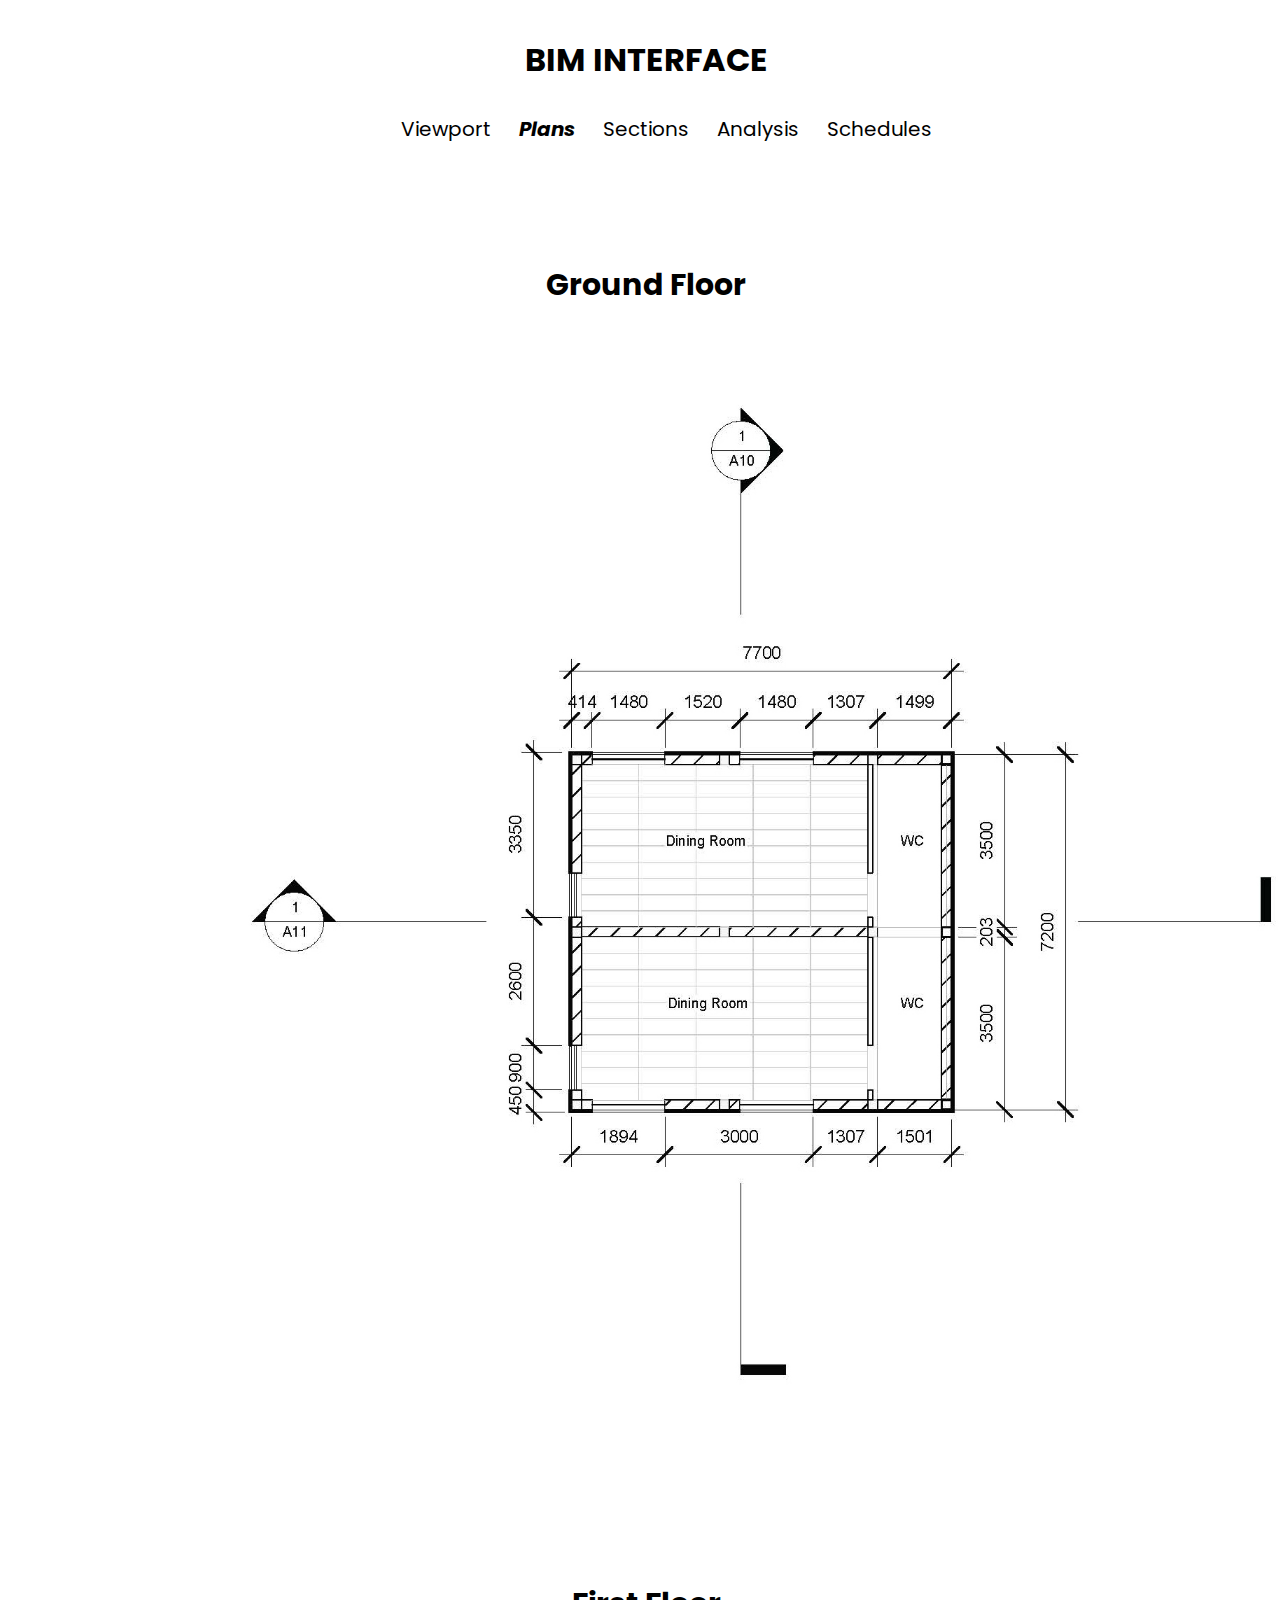
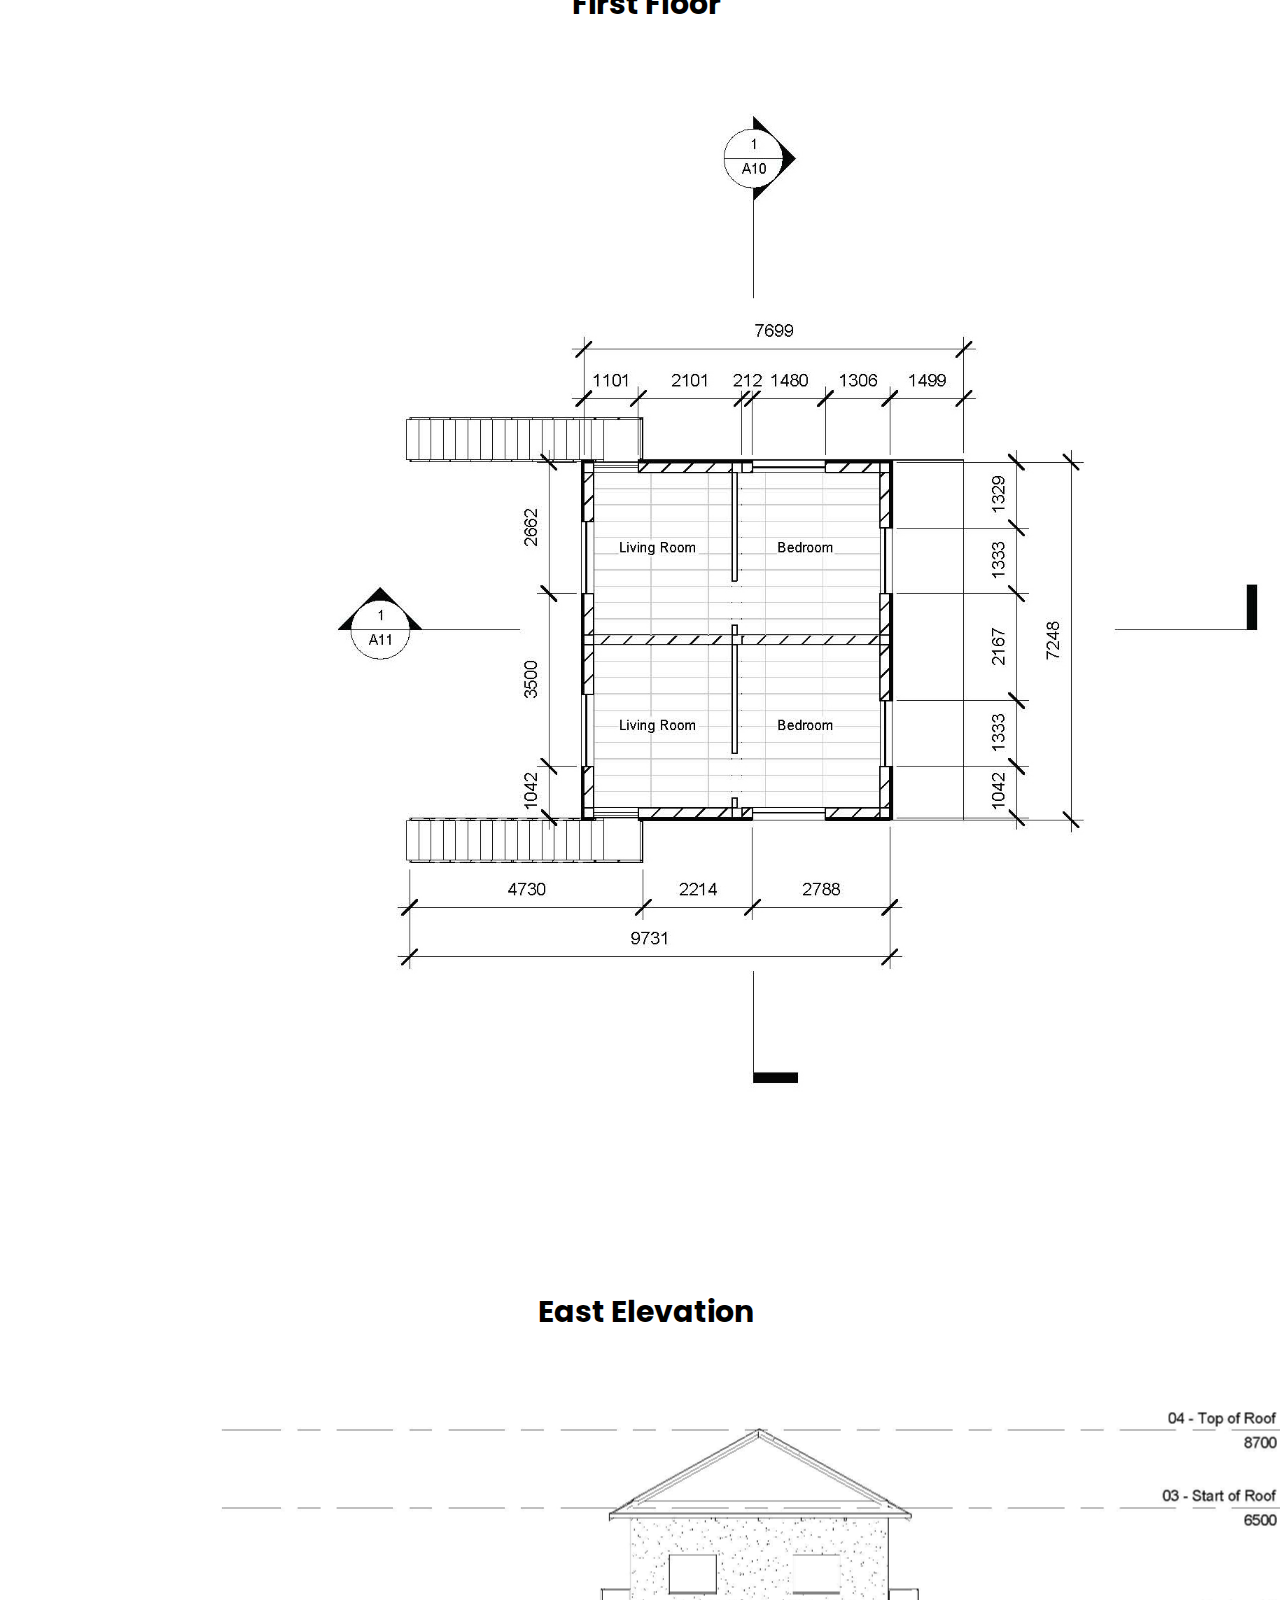
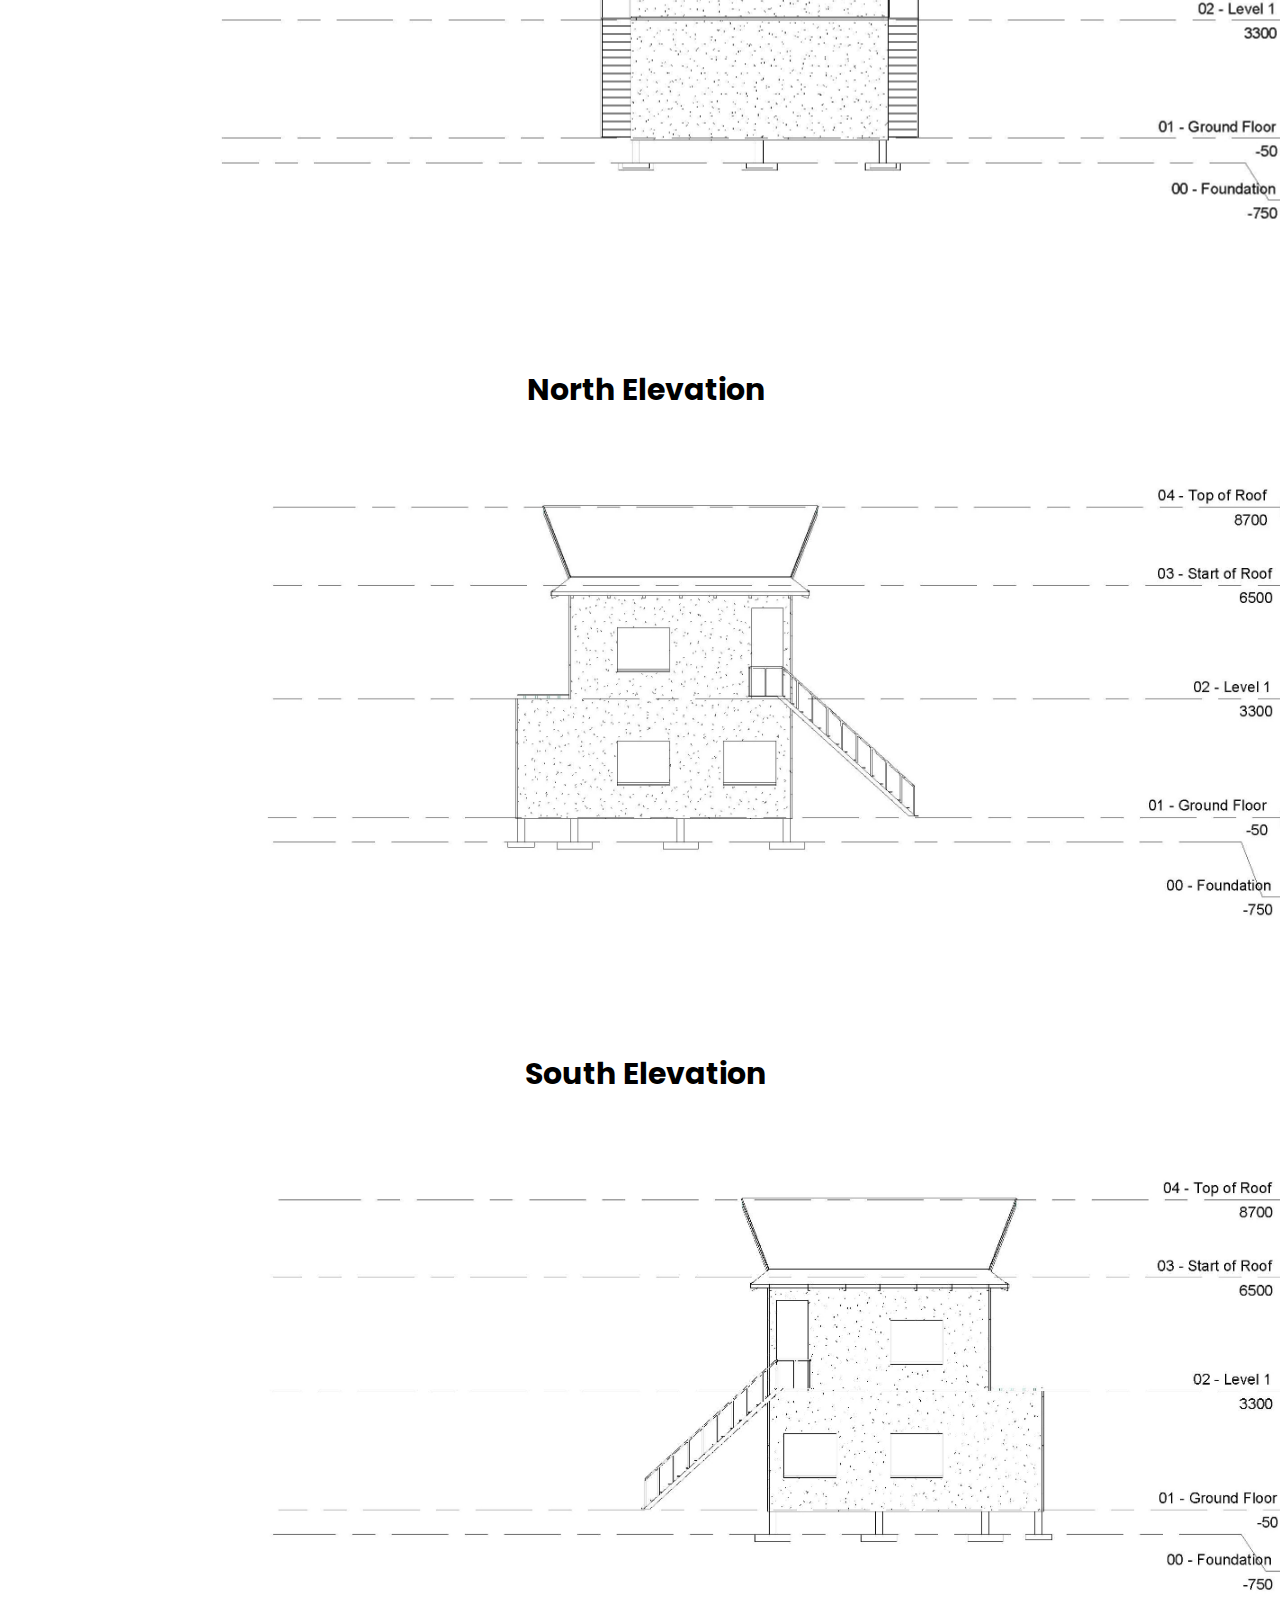
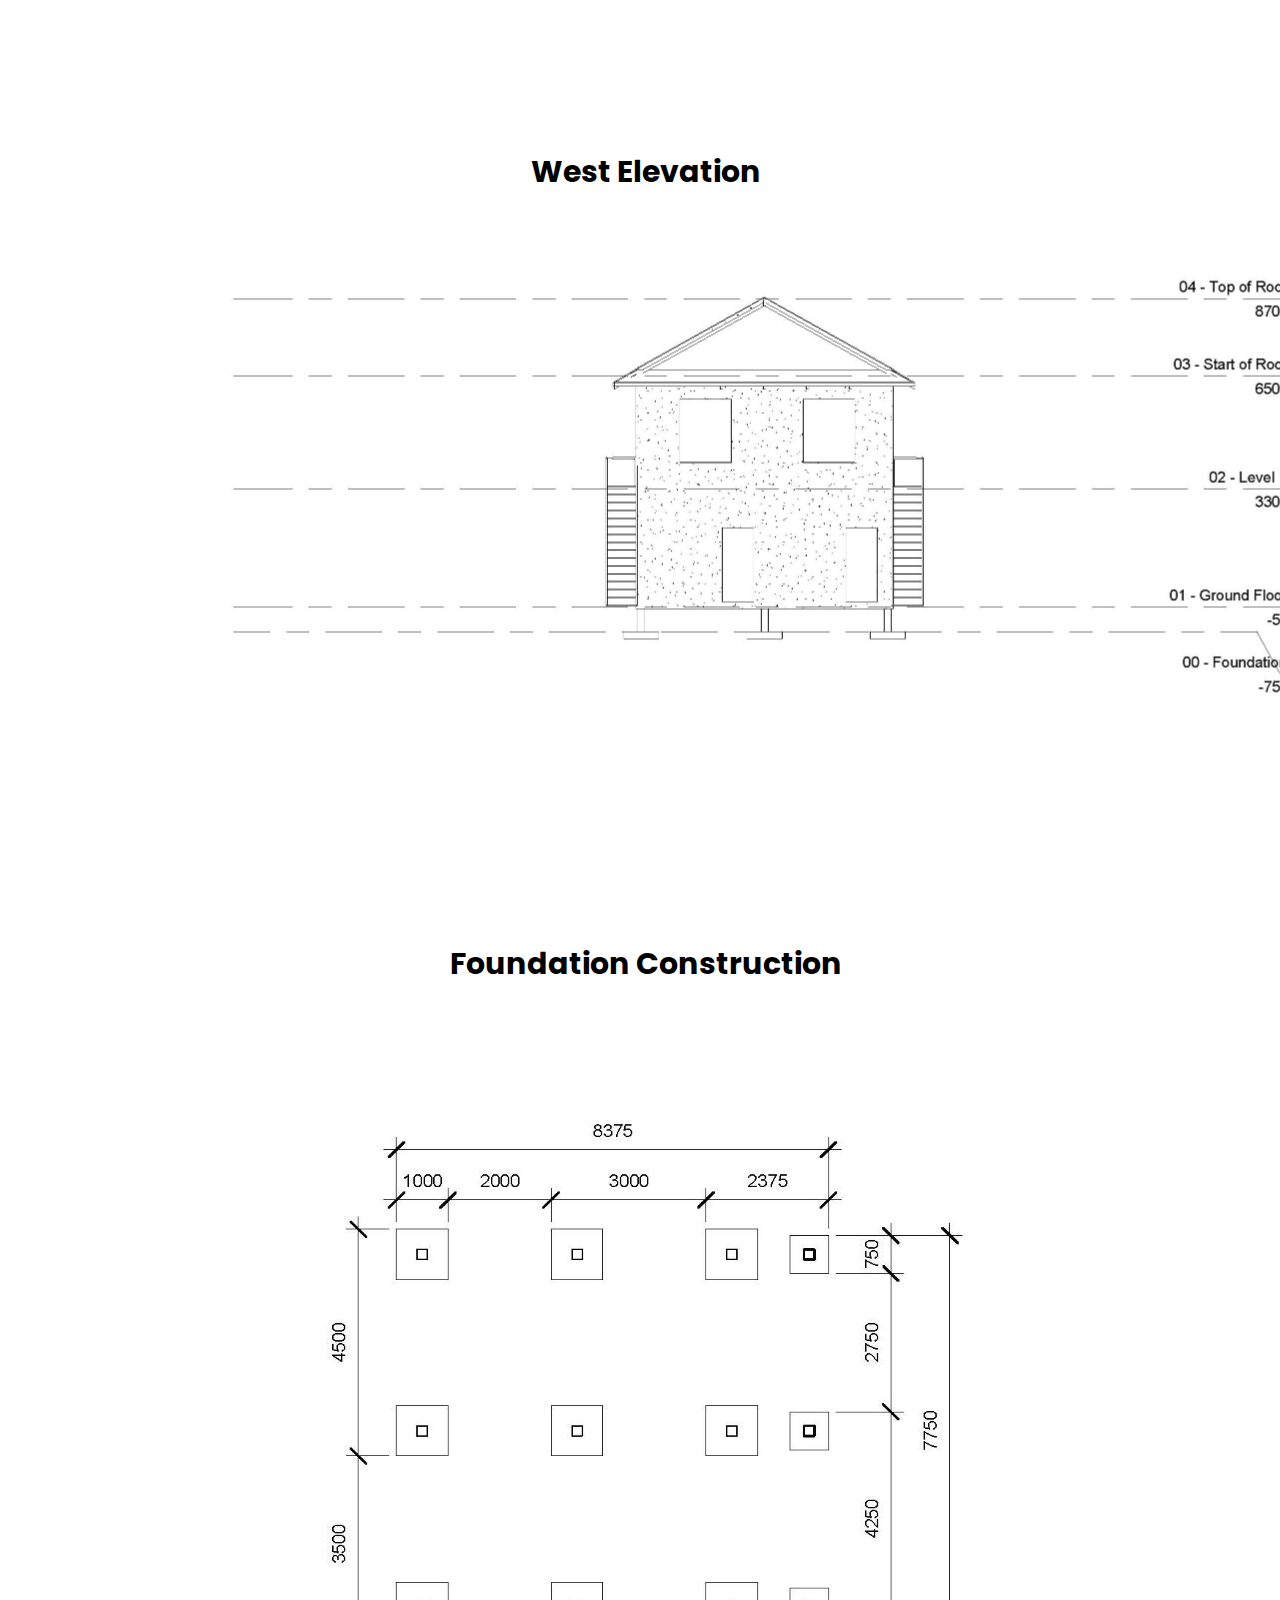
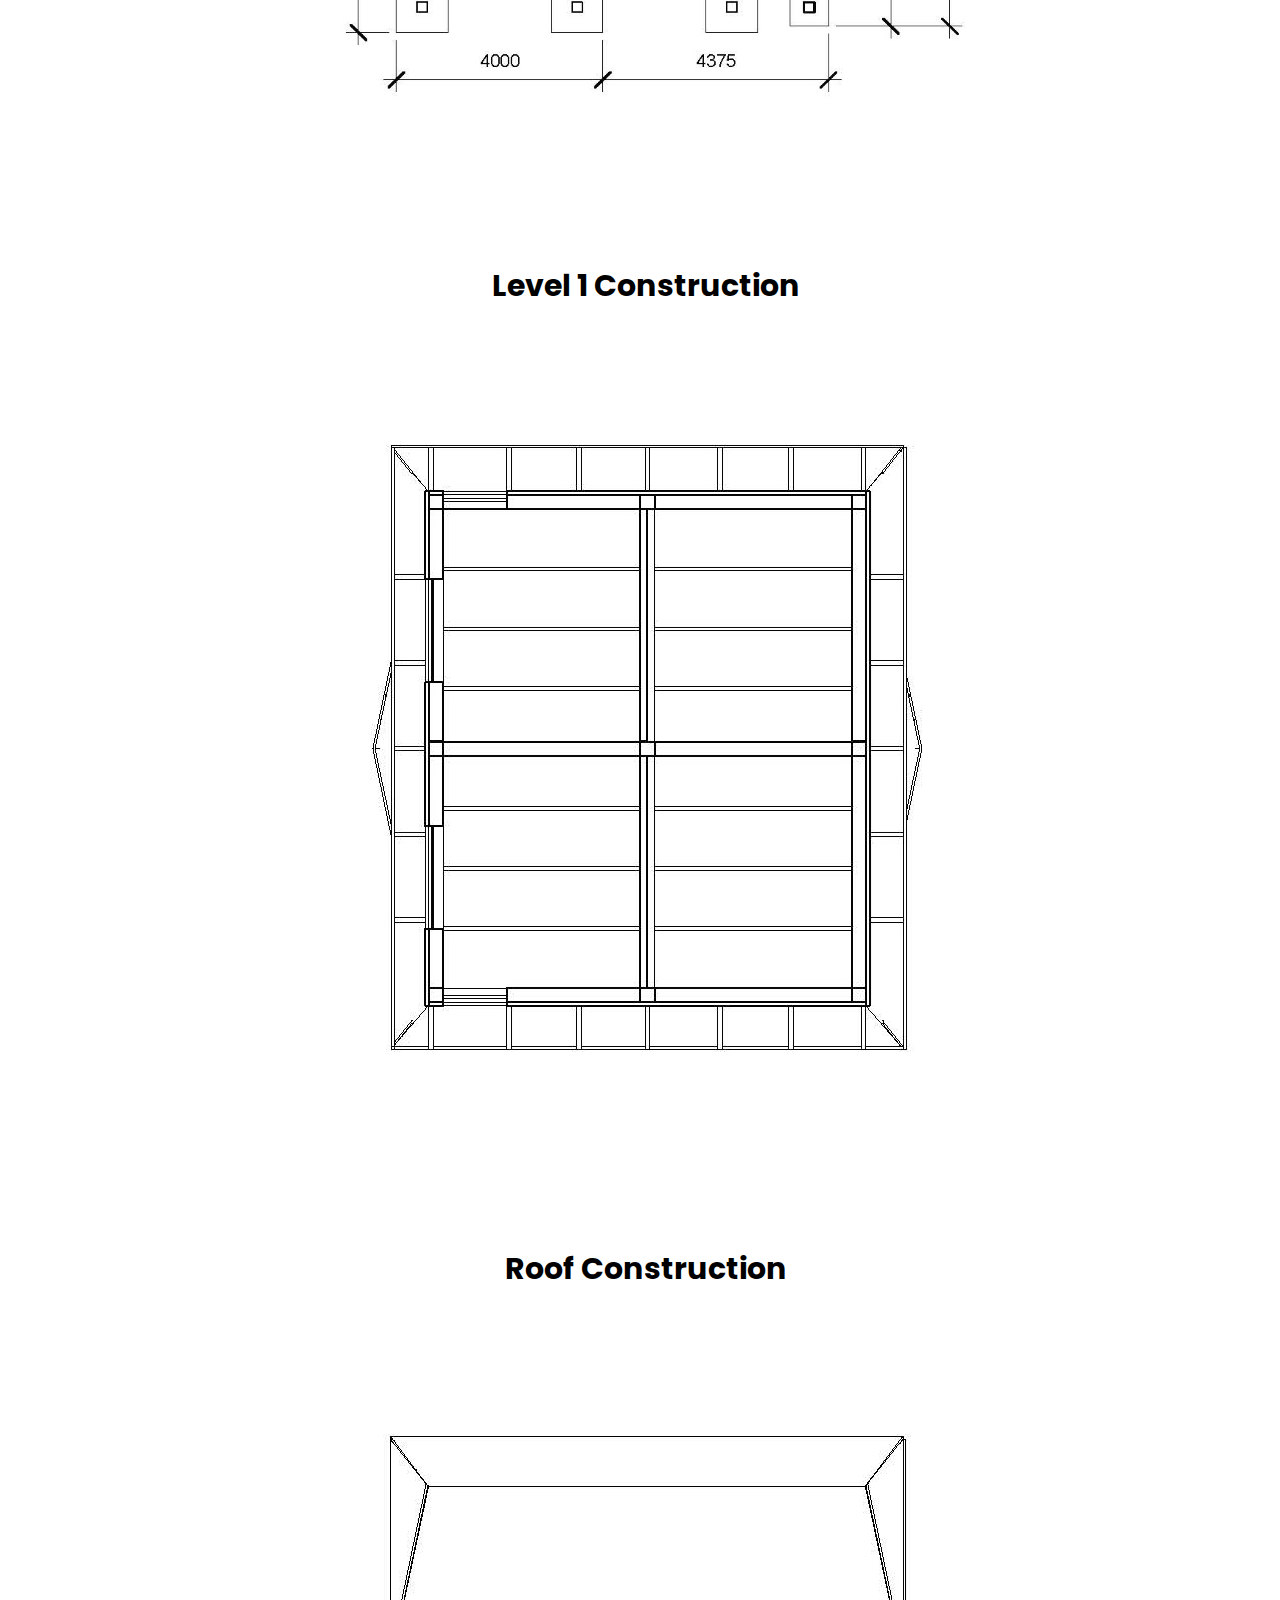
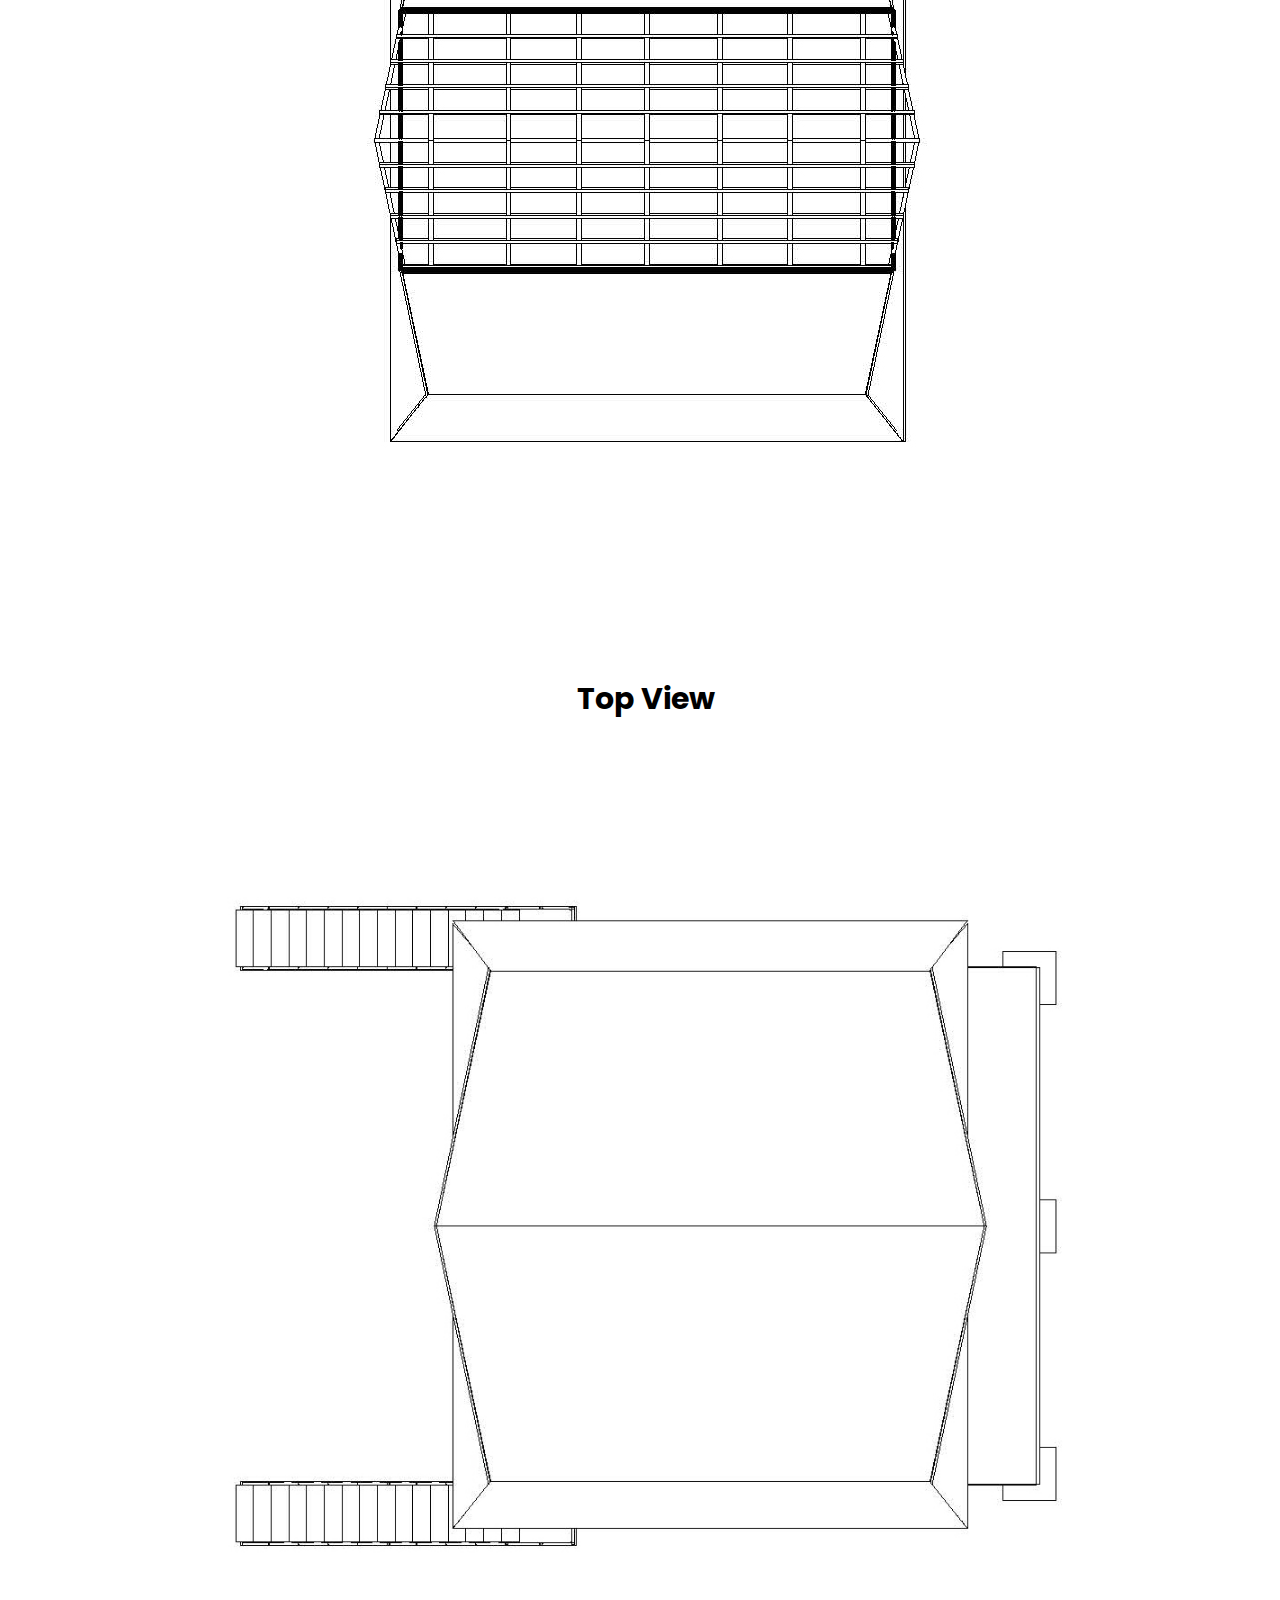
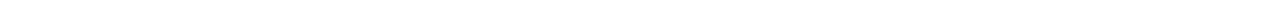
<file: plans.html>
<!DOCTYPE html>
<html lang="en">
<head>
    <meta charset="UTF-8">
    <title>CODE2270 - PLANS</title>
    <link rel="stylesheet" href="css/style.css">
    <link rel="preconnect" href="https://fonts.gstatic.com" crossorigin>
    <link href="https://fonts.googleapis.com/css2?family=Poppins:wght@100;300&display=swap" rel="stylesheet">
    <script defer src = activePage.js></script>
</head>
<body id="plans">
<div class="titleBlock" style=background:white>
    <h1>BIM INTERFACE</h1>
    <section class="header">
        <nav>
            <div class="nav-links">
                <div id="nav">
                <ul>
                    <li class="index"><a href="index.html">Viewport</a></li>
                    <li class="plans"><a href="plans.html">Plans</a></li>
                    <li class="sections"><a href="sections.html">Sections</a></li>
                    <li class="analysis"><a href="analysis.html">Analysis</a></li>
                    <li class="schedules"><a href="schedules.html">Schedules</a></li>
                </ul>
                </div>
            </div>
        </nav>
    </section>

    <section>
        <div class="ground">
            <br><br>
            <h1>Ground Floor</h1>
            <br><br><br>
            <div style="scale: 70%; margin-top: -200px">
            <img src="/images/ground_plan.jpg">
            </div>
            <h2>First Floor</h2>
            <br><br><br>
            <div style="left: 3.5%; margin-top: -250px; margin-left: 80px; scale: 70%">
            <img src="/images/level1_plan.jpg">
            </div>
            <h3>East Elevation</h3>
            <div style="scale: 50%; margin-top: -200px; margin-right: 500px">
            <img src="/images/east_elev.jpg">
            </div>
            <h4>North Elevation</h4>
            <div style="scale: 45%; margin-top: -275px; margin-right: 400px">
            <img src="/images/north_elev.jpg">
            </div>
            <h5>South Elevation</h5>
            <div style="scale: 45%; margin-top: -275px; margin-right: 400px">
            <img src="/images/south_elev.jpg">
            </div>
            <h6>West Elevation</h6>
            <div style="scale: 50%; margin-top: -250px; margin-right: 500px">
            <img src="/images/west_elev.jpg">
            </div>
            <h7>Foundation Construction</h7>
            <div style="scale: 100%; margin-top: 100px; margin-right: 0px">
            <img src="/images/foundation_const.jpg"
                 width="683"
                 height="628"/>
            </div>
            <br><br><br><br><br><br><br><br>
            <h8>Level 1 Construction</h8>
            <div style="scale: 100%; margin-top: 100px; margin-right: 0px; margin-bottom: 0px">
            <img src="/images/level_1_const.jpg"
                 width="612"
                 height="653"/>
            </div>
            <br><br><br><br><br><br><br><br><br><br>
            <h9>Roof Construction</h9>
            <div style="scale: 100%; margin-top: 100px; margin-right: 0px; margin-bottom: 0px">
                <img src="/images/roof_const.jpg"
                     width="707"
                     height="700"/>
            </div>
            <br><br><br><br><br><br><br><br><br><br>
            <h10>Top View</h10>
            <div style="scale: 90%; margin-top: 100px; margin-right: 0px; margin-bottom: 0px">
                <img src="/images/top_elev.jpg"
                     width="1026"
                     height="775"/>
            </div>
        </div>
    </section>

</div>
</body>
</html>
</file>
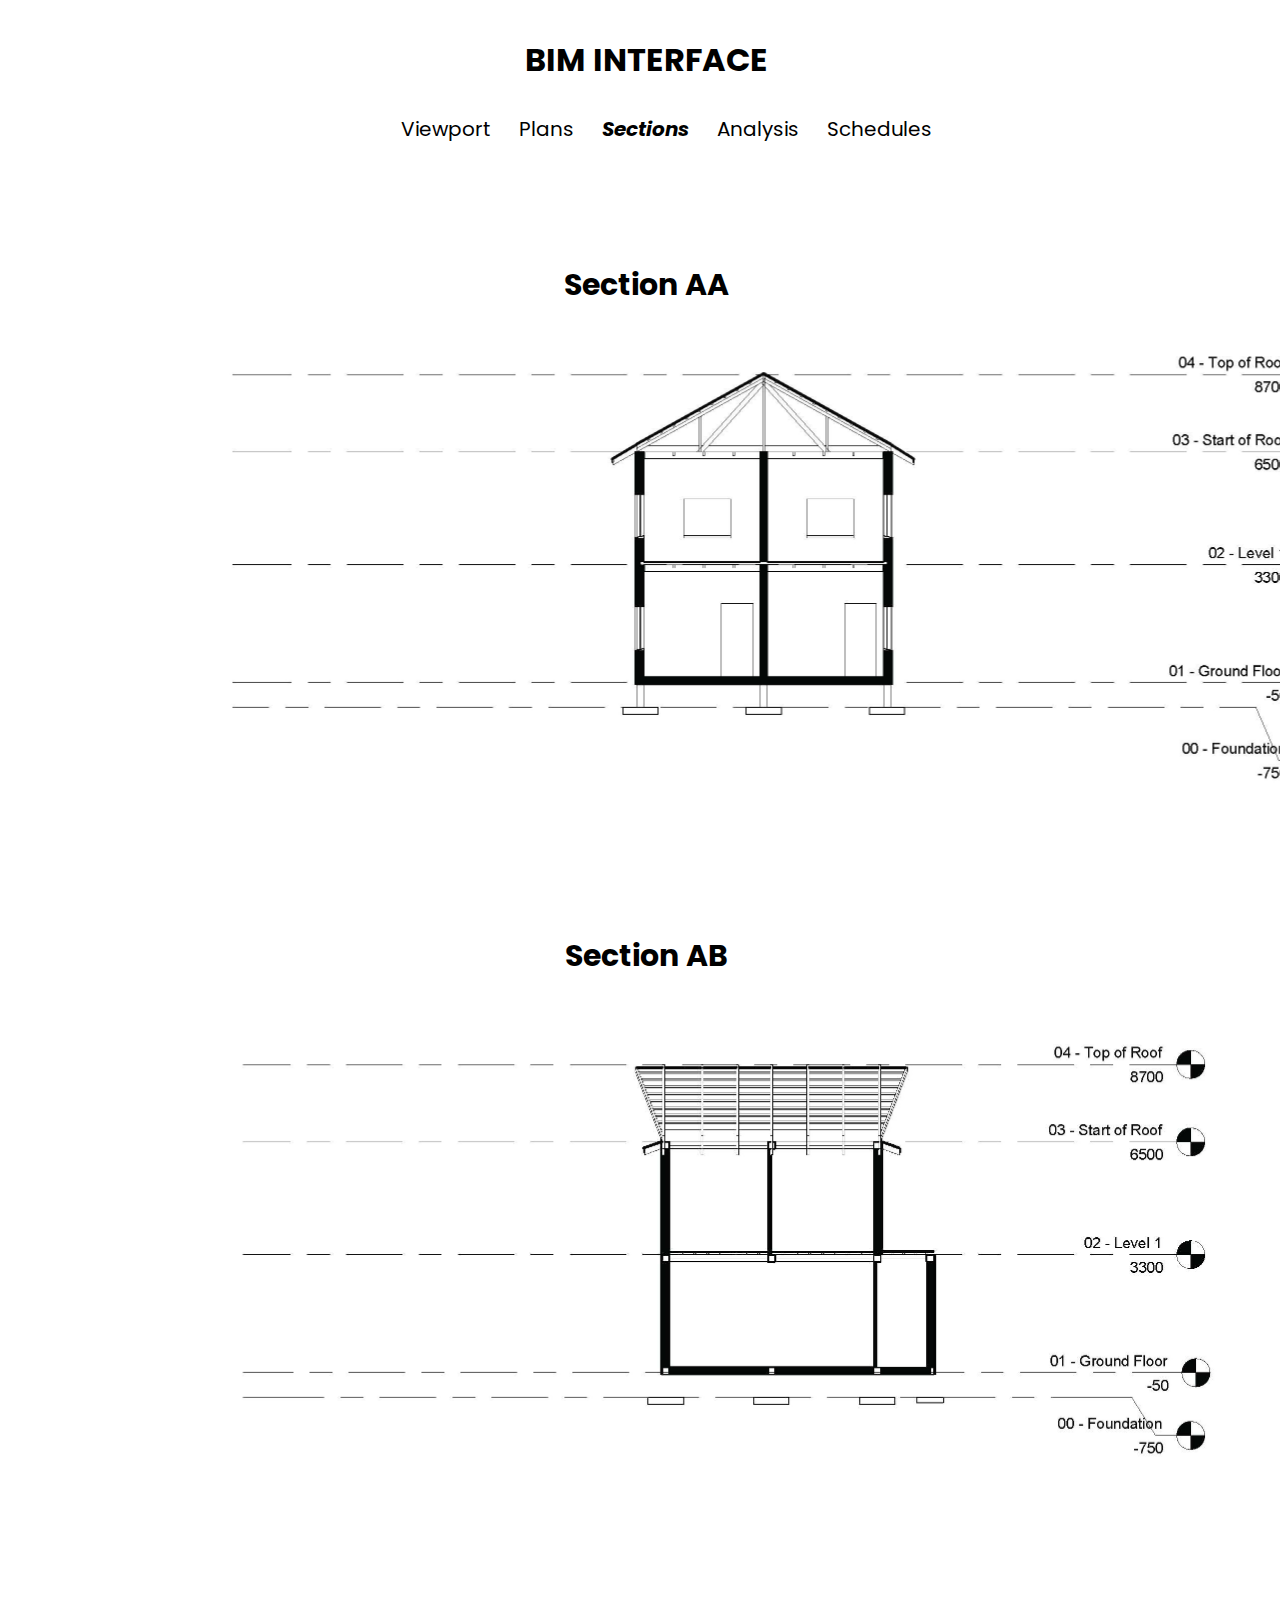
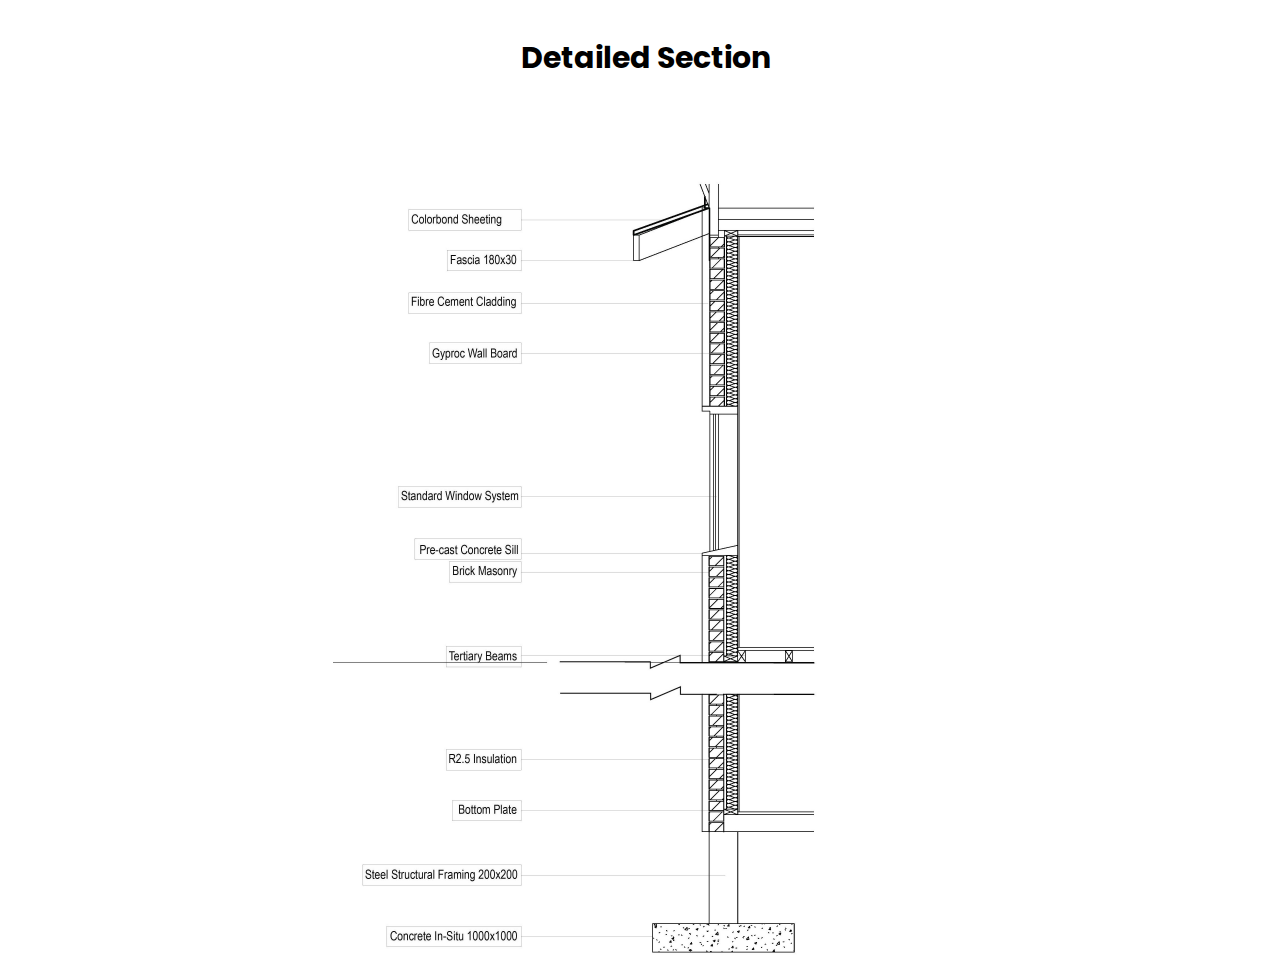
<file: sections.html>
<!DOCTYPE html>
<html lang="en">
<head>
    <meta charset="UTF-8">
    <title>CODE2270 - SECTIONS</title>
    <link rel="stylesheet" href="css/style.css">
    <link rel="preconnect" href="https://fonts.gstatic.com" crossorigin>
    <link href="https://fonts.googleapis.com/css2?family=Poppins:wght@100;300&display=swap" rel="stylesheet">
    <script defer src = activePage.js></script>
</head>
<body id="sections">
<div class="titleBlock" style=background:white>
    <h1>BIM INTERFACE</h1>
    <section class="header">
        <nav>
            <div class="nav-links">
                <div id="nav">
                <ul>
                    <li class="index"><a href="index.html">Viewport</a></li>
                    <li class="plans"><a href="plans.html">Plans</a></li>
                    <li class="sections"><a href="sections.html">Sections</a></li>
                    <li class="analysis"><a href="analysis.html">Analysis</a></li>
                    <li class="schedules"><a href="schedules.html">Schedules</a></li>
                </ul>
                </div>
            </div>
        </nav>
    </section>

    <section>
        <div class="section">
            <br> <br>
            <h1>Section AA</h1>
            <div style="left: 3.5%; margin-top: -200px; margin-left: -150px; scale: 50%">
                <img src="/images/section_aa.jpg">
            </div>
            <h2>Section AB</h2>
            <div style="left: 3.5%; margin-top: -200px; margin-left: -130px; scale: 50%">
                <img src="/images/section_ab.jpg">
            </div>
            <h3>Detailed Section</h3>
            <div style="; left: 0; margin-top: 100px; margin-left: -130px">
            <img src="/images/detail_sect.jpg"
                width="497"
                 height="775" />
            </div>
        </div>
    </section>

</div>
</body>
</html>
</file>
<file: css/style.css>
.titleBlock {
    top: 0px;
    text-align: center;
    padding: 0.5%;
    width: 100%;
}

.titleBlock h1 {

    margin-bottom: 0px;
    font-family: "Poppins";
}

/*.canvas {
    left: 25%;
    top: 20%;
    height: 20rem;
    width: 50rem;
    border: 1px solid grey;
    position: absolute;
    alignment: center;
    resize: both;
    overflow: auto;

}
*/

canvas {
    width: 100%;
    background-color: aliceblue;
    padding: 0%;
}
nav {
    display: flex;
    padding: 0.5% 6%;
    justify-content: space-between;
    align-items: center;
}

nav img {
    width: 150px;
}

.nav-links {
    flex: 1;
    text-align: center;
}

.nav-links ul li {
    list-style: none;
    display: inline-block;
    padding: 8px 12px;
    position: relative;
}

.nav-links ul li a {
    color: black;
    text-decoration: none;
    font-size: 20px;
    font-family: "Poppins";
}

.nav-links ul li::after {
    content: '';
    width: 0%;
    height: 2px;
    background: black;
    display: block;
    margin: auto;
    transition: 0.5s;
}

.nav-links ul li:hover::after {
    width: 100%;
}

#index #nav .index, #plans #nav .plans, #sections #nav .sections,
#analysis #nav .analysis, #schedules #nav .schedules {
    font-weight: bolder;
    font-style: oblique;

}

.text-box {
    font-family: Poppins;
    text-align: center;
    top: 15%;
    left: 50%;
    transform: translate(-50%,50%);
    position: absolute;
}

.ground h2 {
    font-family: Poppins;
    text-align: center;
    font-size: 30px;
    margin-top: -50px;
}

.ground h1 {
    font-family: Poppins;
    font-weight: bolder;
    font-size: 30px;
    margin-top: 50px;
}

.ground h3 {
    font-size: 30px;
    font-family: Poppins;
    margin-top: -50px;
}

.ground h4 {
    font-size: 30px;
    font-family: Poppins;
    margin-top: -100px;
}

.ground h5 {
    font-size: 30px;
    font-family: Poppins;
    margin-top: -175px;
}

.ground h6 {
    font-size: 30px;
    font-family: Poppins;
    margin-top: -150px;
}

.section h1 {
    font-family: Poppins;
    font-weight: bolder;
    font-size: 30px;
    margin-top: 50px;
}

.section h2 {
    font-family: Poppins;
    font-weight: bolder;
    font-size: 30px;
    margin-top: -100px;
}

.section h3 {
    font-family: Poppins;
    font-weight: bolder;
    font-size: 30px;
    margin-top: -50px;
}

.ground h7 {
    font-family: Poppins;
    font-weight: bolder;
    font-size: 30px;
}

.ground h8 {
    font-family: Poppins;
    font-weight: bolder;
    font-size: 30px;
}

.ground h9 {
    font-family: Poppins;
    font-weight: bolder;
    font-size: 30px;
}

.ground h10 {
    font-family: Poppins;
    font-weight: bolder;
    font-size: 30px;
}

.schedule h1 {
    font-family: Poppins;
    font-weight: bolder;
    font-size: 30px;
}

.schedule h2 {
    font-family: Poppins;
    font-weight: bolder;
    font-size: 30px;
}

.schedule h3 {
    font-family: Poppins;
    font-weight: bolder;
    font-size: 30px;
}

.schedule h3 {
    font-family: Poppins;
    font-weight: bolder;
    font-size: 30px;
}

.analysis h1 {
    font-family: Poppins;
    font-weight: bolder;
    font-size: 30px;
}

.analysis h2 {
    font-family: Poppins;
    font-weight: bolder;
    font-size: 30px;
}
</file>
